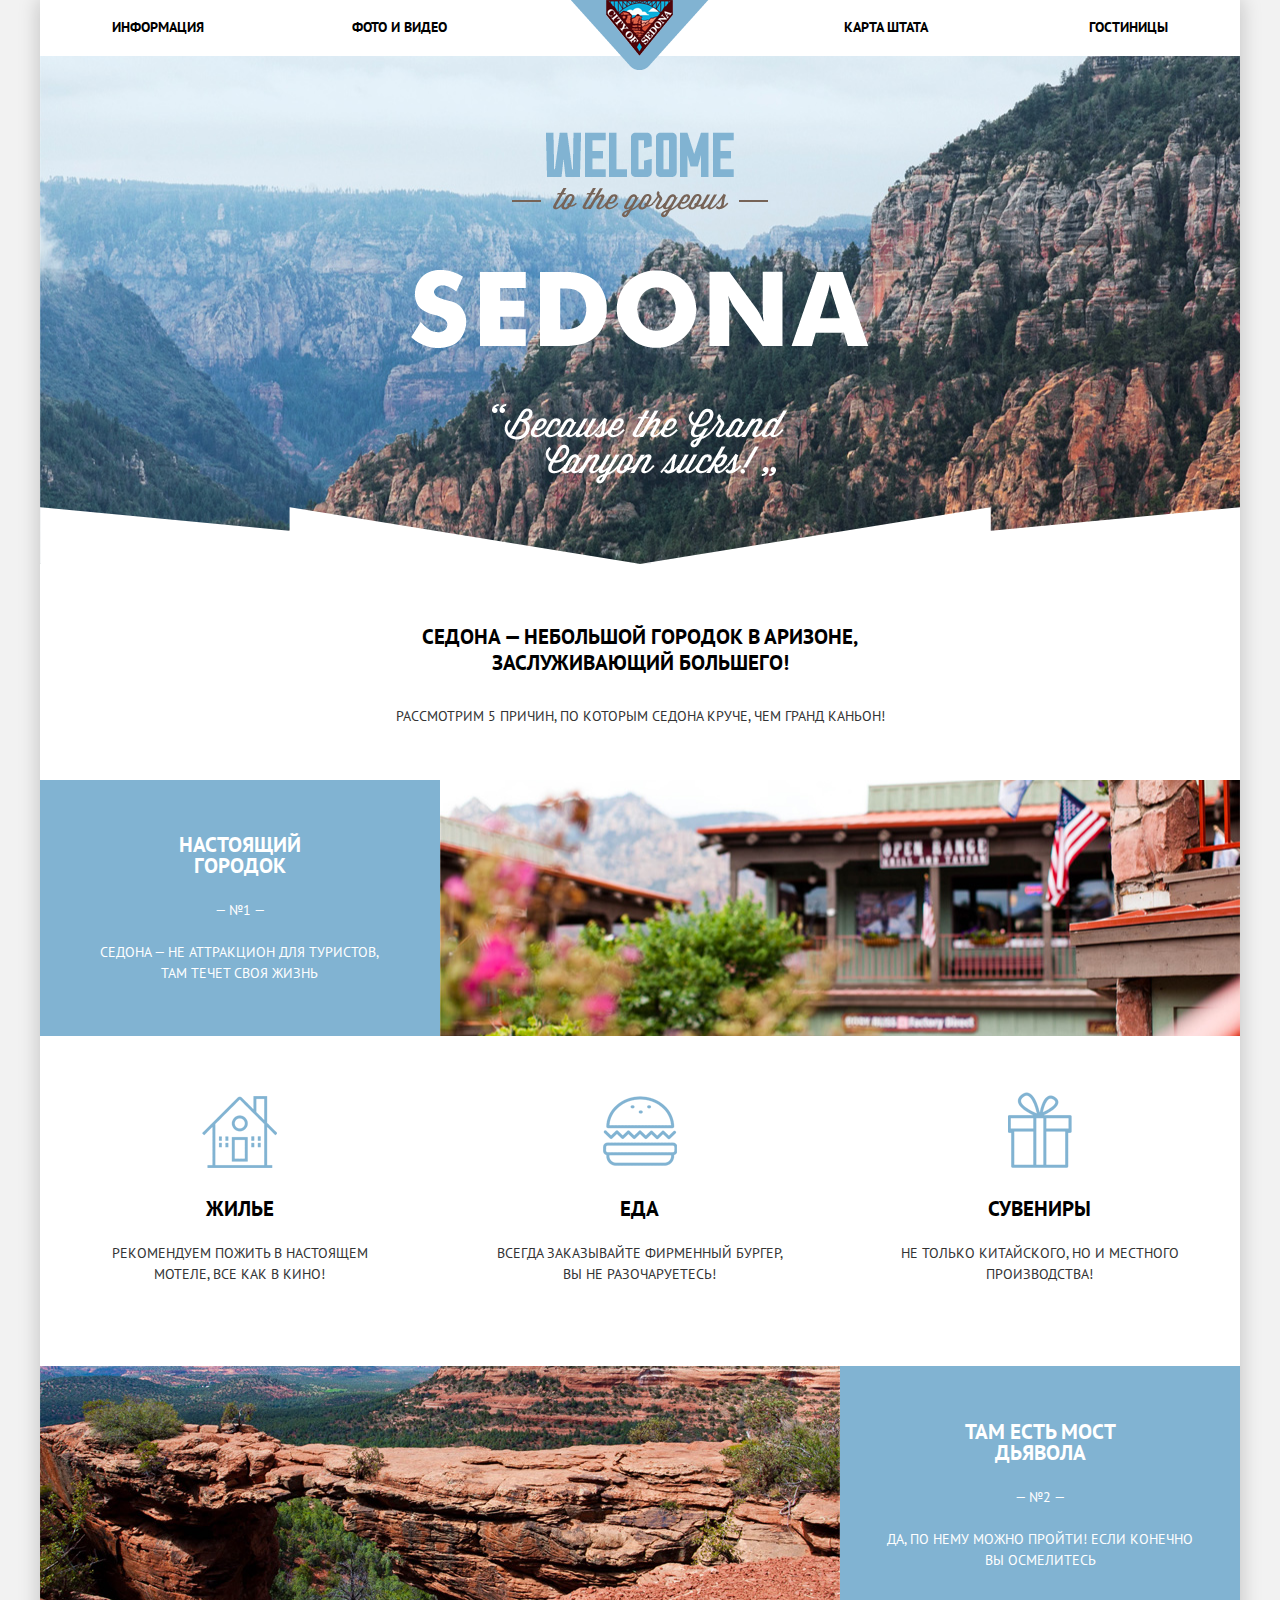
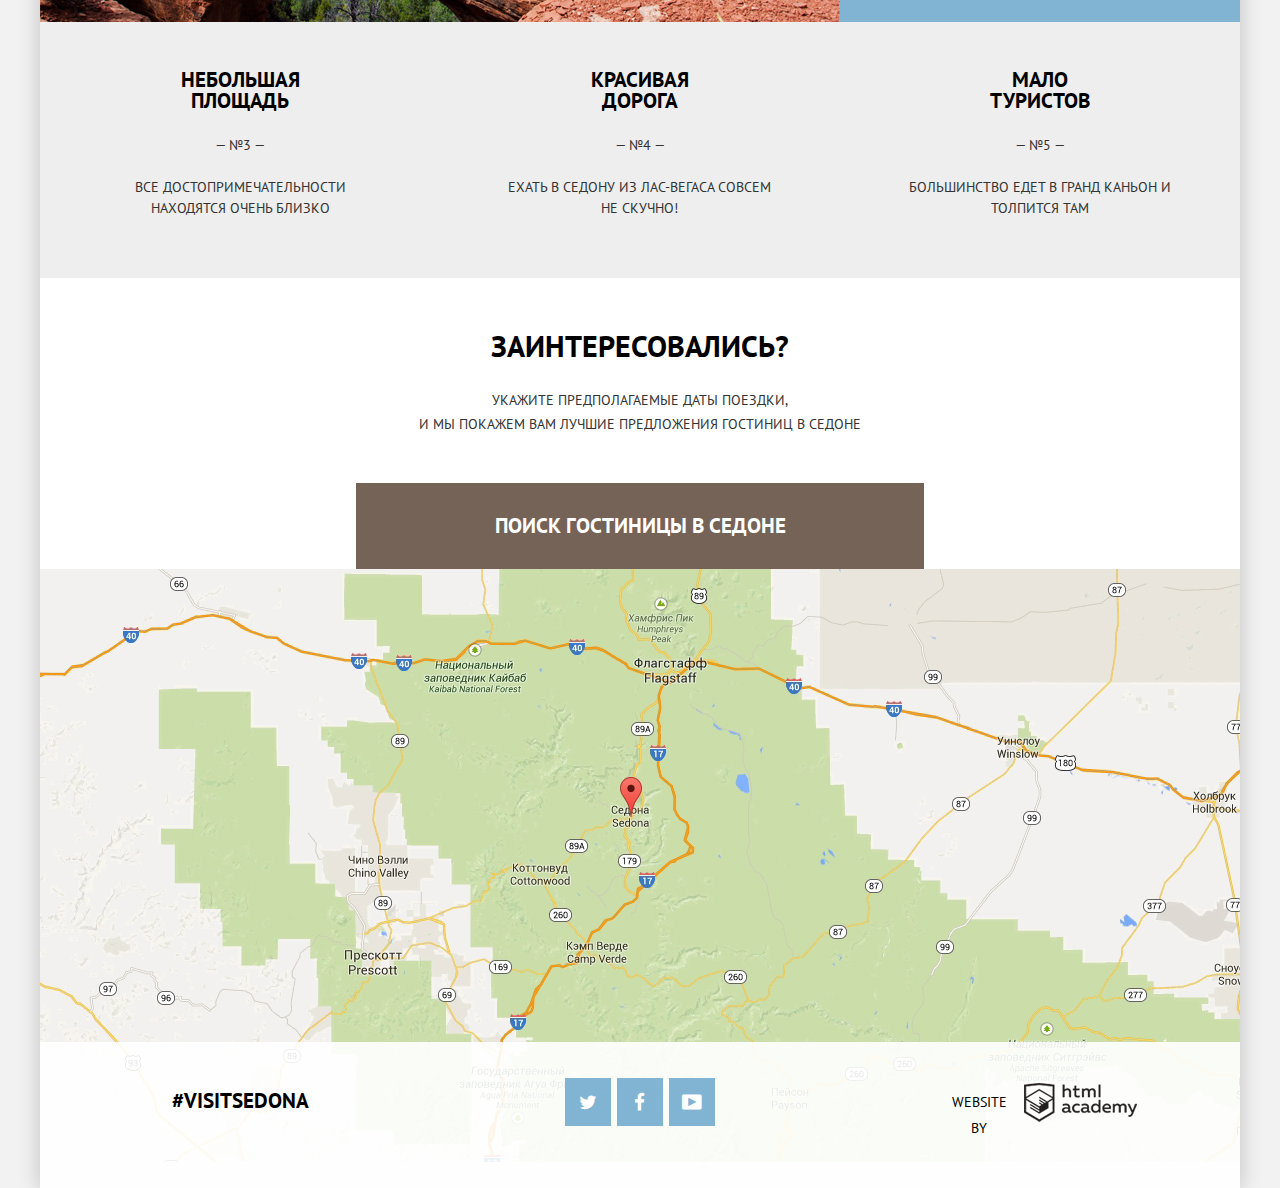
<file: index.html>
<!DOCTYPE html>
<html lang="ru">
  <head>
    <meta charset="utf-8">
    <title>HTML Academy: Седона</title>
    <link href="https://fonts.googleapis.com/css?family=PT+Sans:400,400italic,700,700italic&subset=latin,cyrillic" rel="stylesheet" type="text/css">
    <link href="css/normalize.css" rel="stylesheet">
    <link href="css/style-min.css" rel="stylesheet">
  </head>
  <body>
    <header class="main-header container">
      <nav class="main-navigation">
        <ul class="main-menu">
          <li><a href="#">Информация</a></li>
          <li><a href="#">Фото и видео</a></li>
          <li class="logo"><img src="img/logo-sedona.png" alt="logo" width="138" height="70"></li>
          <li class="right"><a href="#">Карта штата</a></li>
          <li class="right"><a href="hotels.html">Гостиницы</a></li>
        </ul>
      </nav>
    </header>

    <main class="main-content container">
      <figure class="main-photo">
        <img src="img/background-text.png" alt="background" width="458" height="352">
      </figure>
      <div class="main-description">
       <h1 class="slogan">СЕДОНА — небольшой городок в Аризоне, заслуживающий большего!</h1>
       <p> Рассмотрим 5 причин, по которым Седона круче, чем Гранд Каньон!</p>
      </div>
      <section class="reason-feed clearfix">
        <div class="reason-one">
          <b>Настоящий городок</b>
          <span>— №1 —</span>
          <p>
            Седона — не аттракцион для туристов, там течет своя жизнь
          </p>
        </div>
        <figure class="reason-one-photo">
          <img src="img/reason-one-foto.jpg" alt="photo-one" width="800" height="401">
        </figure>
      </section>
      <div class="feature-block">
        <div class="feature apartament">
          <b>Жилье</b>
          <p>
            Рекомендуем пожить в настоящем мотеле, все как в кино!
          </p>
        </div>
        <div class="feature food">
          <b>Еда</b>
          <p>
            Всегда заказывайте фирменный бургер, вы не разочаруетесь!
          </p>
        </div>
        <div class="feature souvenir">
          <b>Сувениры</b>
          <p>
            Не только китайского, но и местного производства!
          </p>
        </div>
      </div>
      <section class="reason-feed clearfix">
        <figure class="reason-two-photo">
          <img src="img/reason-two-foto.jpg" alt="photo-two" width="800" height="400">
        </figure>
        <div class="reason-two">
          <b>Там есть мост дьявола</b>
          <span>— №2 —</span>
          <p>
            Да, по нему можно пройти! Если конечно вы осмелитесь
          </p>
        </div>
      </section>
      <section class="reason-block clearfix">
        <div class="reason three">
          <b>Небольшая площадь</b>
          <span>— №3 —</span>
          <p>
            Все достопримечательности находятся очень близко
          </p>
        </div>
        <div class="reason four">
          <b>Красивая дорога</b>
          <span>— №4 —</span>
          <p>
            Ехать в Седону из Лас-Вегаса совсем не скучно!
          </p>
        </div>
        <div class="reason five">
          <b>Мало туристов</b>
          <span>— №5 —</span>
          <p>
            Большинство едет в Гранд Каньон и толпится там
          </p>
        </div>
      </section>
      <div class="search">
        <h2 class="interested">Заинтересовались?</h2>
        <p>
          Укажите предполагаемые даты поездки, <br>
          и мы покажем Вам лучшие предложения гостиниц в Седоне
        </p>
        <a class="js-search-hotels" href="hotels.html">Поиск гостиницы в седоне</a>
        <div class="search-form"  id="js-form">
          <form action="#" method="get">

            <div class="calendar-in">
              <label for="date-in">Дата заезда:</label>
              <div class="calendar-in-block">
                <input type="text" name="date-in" id="date-in" value="24 апреля 2016">
                <span class="icon-calendar"></span>
              </div>
            </div>


            <div class="calendar-out">
              <label for="date-out">Дата выезда:</label>
              <div class="calendar-out-block">
                <input type="text" name="date-out" id="date-out" value="4 июля 2016">
                <span class="icon-calendar"></span>
              </div>
            </div>

            <div class="age-filter">

              <div class="adults-block">
                <label for="adults" class="adults">Взрослые:</label>
                <div class="age-filter-block">
                  <span class="icon-plus"></span>
                  <input type="text" name="adults" id="adults" value="2" class="adults-field">
                  <span class="icon-minus"></span>
                </div>
              </div>

              <div class="kids-block">
                <label for="kids" class="kids">Дети:</label>
                <div class="age-filter-block">
                  <span class="icon-plus"></span>
                  <input type="text" name="kids" id="kids" value="0">
                  <span class="icon-minus"></span>
                </div>
              </div>
            </div>

            <input class="found-btn-submit" type="submit" name="found" value="Найти">
          </form>
        </div>
      </div>
      <div class="map" id="map">
        <iframe src="https://www.google.com/maps/embed?pb=!1m18!1m12!1m3!1d62287.26877978171!2d-111.77650207074865!3d34.86699740564131!2m3!1f0!2f0!3f0!3m2!1i1024!2i768!4f13.1!3m3!1m2!1s0x872da132f942b00d%3A0x5548c523fa6c8efd!2z0KHQtdC00L7QvdCwLCDQkNGA0LjQt9C-0L3QsCA4NjMzNiwg0KHQqNCQ!5e0!3m2!1sru!2sru!4v1462482171350" allowfullscreen></iframe>
      </div>
    </main>

    <footer class="main-footer inner-footer container clearfix">
      <section class="footer-hashtag">
        <b>#visitsedona</b>
      </section>
      <section class="footer-social">
        <div class="social-btn">
          <a class="social-btn-tw" href="#">Twitter<span class="icon-twitter"></span></a>
          <a class="social-btn-fb" href="#">Facebook<span class="icon-facebook"></span></a>
          <a class="social-btn-yt" href="#">YouTube<span class="icon-youtube"></span></a>
        </div>
      </section>
      <section class="footer-copyright">
        <p>website by</p>
        <a href="https://htmlacademy.ru/"></a>
      </section>

    </footer>
    <script src="js/script-min.js"></script>
  </body>
</html>
</file>
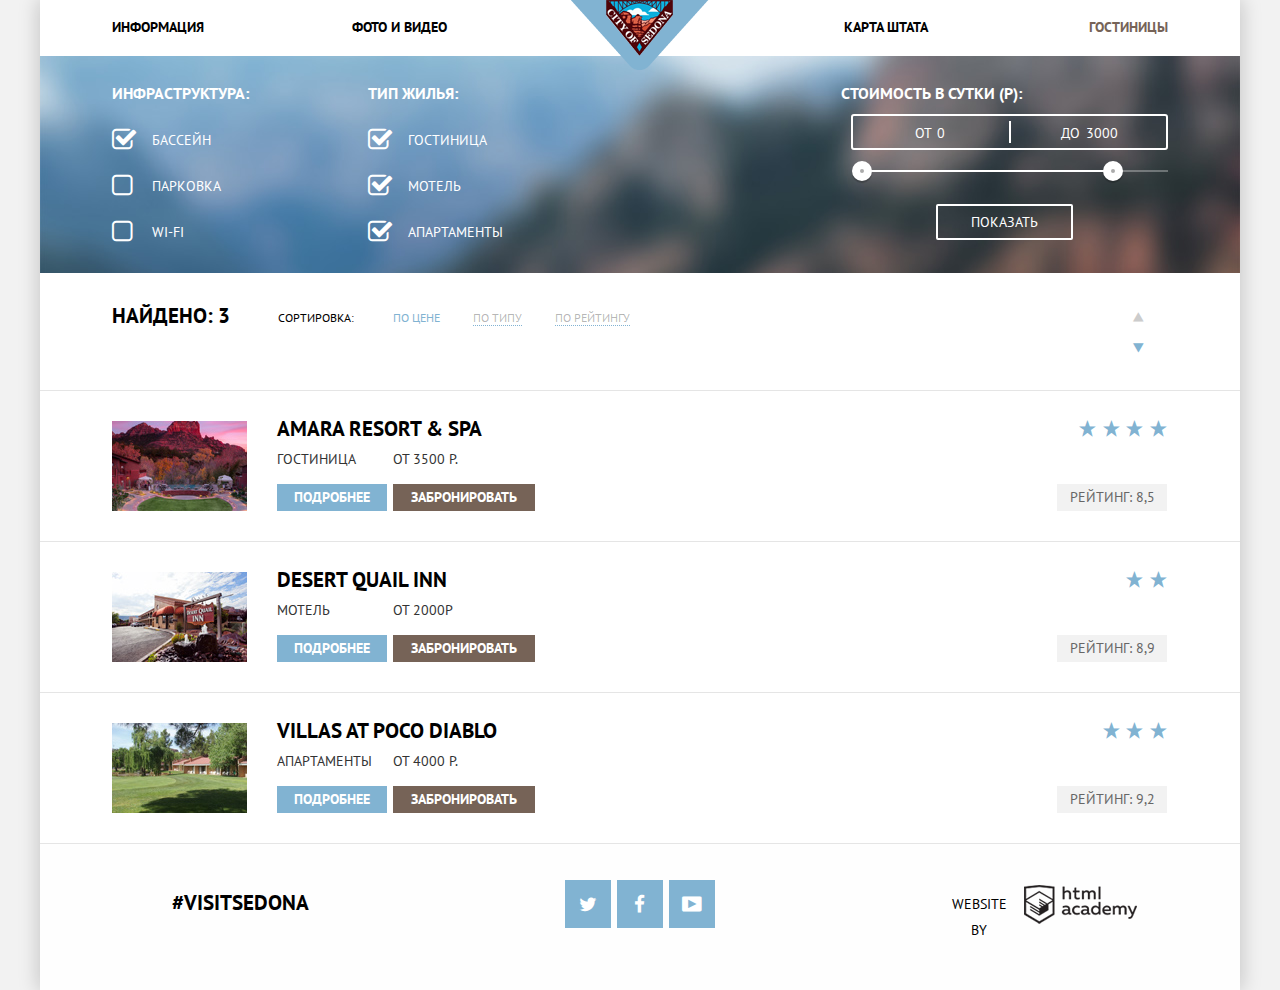
<file: hotels.html>
<!DOCTYPE html>
<html lang="ru">
  <head>
    <meta charset="utf-8">
    <title>HTML Academy: Седона - отели</title>
    <link href="https://fonts.googleapis.com/css?family=PT+Sans:400,400italic,700,700italic&subset=latin,cyrillic" rel="stylesheet" type="text/css">
    <link href="css/normalize.css" rel="stylesheet">
    <link href="css/style-min.css" rel="stylesheet">
  </head>
  <body>
    <header class="main-header container">
      <nav class="main-navigation">
        <ul class="main-menu">
          <li><a href="#">Информация</a></li>
          <li><a href="#">Фото и видео</a></li>
          <li class="logo"><a href="index.html"><img src="img/logo-sedona.png" alt="logo" width="138" height="70"></a></li>
          <li class="right"><a href="#">Карта штата</a></li>
          <li class="right"><a href="hotels.html" class="active">Гостиницы</a></li>
        </ul>
      </nav>
    </header>

    <main class="container">
      <div class="filter">
        <form action="https://echo.htmlacademy.ru/" method="get" class="clearfix">
          <fieldset class="filter-infrastructure">
            <legend>Инфраструктура:</legend>
            <input type="checkbox" name="pool" id="pool" checked>
            <label for="pool">Бассейн</label>

            <input type="checkbox" name="parking-area" id="parking-area">
            <label for="parking-area">Парковка</label>

            <input type="checkbox" name="wi-fi" id="wi-fi">
            <label for="wi-fi">Wi-Fi</label>
          </fieldset>
          <fieldset class="filter-type">
            <legend>Тип жилья:</legend>
              <input type="checkbox" name="hotel" id="hotel" checked>
              <label for="hotel">Гостиница</label>

              <input type="checkbox" name="motel" id="motel" checked>
              <label for="motel">Мотель</label>

              <input type="checkbox" name="apartment" id="apartment" checked>
              <label for="apartment">Апартаменты</label>
          </fieldset>
          <fieldset class="price">
            <legend>Стоимость в сутки (р):</legend>
            <div class="price-check check">
              <div class="min-price">
                <label for="min">От</label>
                <input type="text" name="min-price" value="0" id="min">
              </div>
              <div class="max-price">
                <label for="max">До</label>
                <input type="text" name="max-price" value="3000" id="max">
              </div>
            </div>

            <div class="range">
              <div class="scale">
                <div class="scale-active"></div>
              </div>
              <div class="toggle toggle-left"></div>
              <div class="toggle toggle-right"></div>
            </div>

            <input class="filter-btn-submit" type="submit" value="Показать">
          </fieldset>
        </form>
      </div>
      <div class="search-results clearfix">
        <b class="results">Найдено: 3</b>
        <div class="sorting">
          <span>Сортировка:</span>
          <ul>
            <li><a class="active">по цене</a></li>
            <li><a href="#">по типу</a></li>
            <li><a href="#">по рейтингу</a></li>
          </ul>
        </div>
        <div class="arrows">
          <span class="icon-up-dir"></span>
          <span class="icon-down-dir active"></span>
        </div>
      </div>
      <section class="hotel clearfix">
        <a href="#" class="hotel-photo"><img src="img/hotel-amara-resort-spa.jpg" alt="Amara Resort Spa" width="135" height="90"></a>
        <div class="hotel-about">
          <h2 class="hotel-name"><a href="#">Amara Resort &amp; Spa</a></h2>
          <div class="type-price clearfix">
            <span class="hotel-type">Гостиница</span>
            <span class="hotel-min-price">от 3500 р.</span>
          </div>
          <a href="#" class="about">Подробнее</a>
          <a href="#" class="book">Забронировать</a>
        </div>
        <div class="rate">
          <div class="star star-4"></div>
          <span>Рейтинг: 8,5</span>
        </div>
      </section>
      <section class="hotel clearfix">
        <a href="#" class="hotel-photo"><img src="img/hotel-desert-qual-inn.jpg" alt="Desert Quail Inn" width="135" height="90"></a>
        <div class="hotel-about">
          <h2 class="hotel-name"><a href="#">Desert Quail Inn</a></h2>
          <div class="type-price clearfix">
            <span class="hotel-type">Мотель</span>
            <span class="hotel-min-price">от 2000р</span>
          </div>
          <a href="#" class="about">Подробнее</a>
          <a href="#" class="book">Забронировать</a>
        </div>
        <div class="rate">
          <div class="star star-2"></div>
          <span>Рейтинг: 8,9</span>
        </div>
      </section>
      <section class="hotel clearfix">
        <a href="#" class="hotel-photo"><img src="img/hotel-villas-at-poco-diablo.jpg" alt="Villas at Poco Diablo" width="135" height="90"></a>
        <div class="hotel-about">
          <h2 class="hotel-name"><a href="#">Villas at Poco Diablo</a></h2>
          <div class="type-price clearfix">
            <span class="hotel-type">Апартаменты</span>
            <span class="hotel-min-price">от 4000 р.</span>
          </div>
          <a href="#" class="about">Подробнее</a>
          <a href="#" class="book">Забронировать</a>
        </div>
        <div class="rate">
          <div class="star star-3"></div>
          <span class="rank">Рейтинг: 9,2</span>
        </div>
      </section>
    </main>

    <footer class="main-footer container clearfix">
        <section class="footer-hashtag">
          <b>#visitsedona</b>
        </section>
        <section class="footer-social">
          <div class="social-btn">
            <a class="social-btn-tw" href="#">Twitter<span class="icon-twitter"></span></a>
            <a class="social-btn-fb" href="#">Facebook<span class="icon-facebook"></span></a>
            <a class="social-btn-yt" href="#">YouTube<span class="icon-youtube"></span></a>
          </div>
        </section>
        <section class="footer-copyright">
          <p>website by</p>
          <a href="https://htmlacademy.ru/"></a>
        </section>
    </footer>
  </body>
</html>
</file>
<file: css/style-min.css>
body{margin:0 auto;min-width:768px;max-width:1200px;font-family:PT Sans,Arial,sans-serif;font-weight:400;font-size:14px;line-height:21px;text-transform:uppercase;color:#000;background:#f2f2f2;box-shadow:0 0 20px 1px rgba(0,0,0,.2)}@font-face{font-family:symbols-sedona;src:url(../fonts/symbols-sedona.woff) format("woff"),url(../fonts/symbols-sedona.woff2) format("woff2")}[class^=icon-]:before,[class*=" icon-"]:before{display:inline-block;width:1em;margin-right:.2em;margin-left:.2em;font-weight:400;line-height:1em;font-family:symbols-sedona;text-align:center;text-transform:none;text-decoration:inherit;font-style:normal;font-variant:normal;speak:none}.icon-facebook:before{content:"\66"}.icon-twitter:before{content:"\74"}.icon-up-dir:before{content:"\25b2"}.icon-down-dir:before{content:"\25bc"}.icon-star:before{content:"\2605"}.icon-check-off:before{content:"\2610"}.icon-check-on:before{content:"\2611"}.icon-calendar:before{content:"\e800"}.icon-plus:before{content:"\e801"}.icon-minus:before{content:"\e802"}.icon-youtube:before{content:"\f39e"}h1,.hotel-name{font-family:PT Sans,Arial,sans-serif;font-weight:700;font-size:21px;line-height:26px;color:#000}.interested{font-size:30px;line-height:1.5;color:#000}.clearfix:after{content:"";display:table;clear:both}.main-menu{padding:0;font-size:0;list-style:none}.main-navigation{padding-left:6%;padding-right:6%}.main-menu li{display:inline-block;vertical-align:top;width:22.72%;padding-bottom:16px;padding-top:14px;margin:0;font-size:14px}.main-menu .right{text-align:right}.main-menu a{display:inline-block;vertical-align:top;line-height:26px;text-decoration:none;font-weight:700;color:#000}.main-menu a:hover{color:#81b3d2}.main-menu a:active{color:rgba(0,0,0,.3)}.main-menu .active{color:#766357}.main-menu .active:hover{color:#604e43}.main-menu .active:active{color:rgba(118,99,87,.3)}.main-menu .logo{position:relative;width:9.12%;padding:0;text-align:center}.logo img{position:absolute;left:50%;transform:translateX(-50%);z-index:1}.logo a{padding:0}.container{background:#fff;box-sizing:border-box}.main-photo{position:relative;min-height:508px;margin-top:0;margin-left:auto;margin-right:auto;margin-bottom:0;background:#81b3d2 url(../img/background-photo-index.jpg) no-repeat 50% 21%}.main-photo img{display:block;padding-top:76px;margin-left:auto;margin-right:auto}.main-photo:after{content:"";position:absolute;width:100%;height:60px;bottom:0;background-image:url(../img/background-shape.png);background-repeat:no-repeat;background-position:50% 100%;background-size:100%}.main-description{padding-top:60px;margin-left:auto;margin-right:auto;padding-bottom:51px;text-align:center}.main-description .slogan{width:450px;margin:0;margin-bottom:27px;margin-left:auto;margin-right:auto}.main-description p{width:600px;margin:0;margin-left:auto;margin-right:auto;line-height:26px;background:#fff;color:#333}.reason-feed{background:#81b3d2;color:#fff}.reason-feed b{display:inline-block;vertical-align:top;width:151px;margin-bottom:24px;font-size:21px}.reason-feed span{display:block;margin-bottom:21px;font-size:14px}.reason-feed p{width:77%;margin-top:21px;margin:0 auto;padding-bottom:10px;font-size:14px}.reason-one{float:left;width:33.33%;padding-top:54px;text-align:center;font-size:0}.reason-feed .reason-one-photo{float:right;width:66.66%;height:256px;margin:0;overflow:hidden}.reason-one-photo img{position:relative;top:50%;transform:translateY(-50%);max-width:100%;height:auto}.feature-block{min-height:330px;margin-left:auto;margin-right:auto;font-size:0}.feature{display:inline-block;vertical-align:top;width:33.33%;padding-top:60px;font-size:14px;box-sizing:border-box}.feature-block .apartament:before{content:"";display:block;width:75px;height:72px;margin-left:auto;margin-right:auto;margin-bottom:30px;background:url(../img/sprite-index.png) no-repeat -163px -5px}.feature-block .food:before{content:"";display:block;width:74px;height:70px;margin-left:auto;margin-right:auto;margin-bottom:32px;background:url(../img/sprite-index.png) no-repeat -5px -5px}.feature-block .souvenir:before{content:"";display:block;width:64px;height:76px;margin-left:auto;margin-right:auto;margin-bottom:30px;margin-top:-4px;background:url(../img/sprite-index.png) no-repeat -89px -5px}.feature b{display:block;margin-bottom:24px;text-align:center;font-size:21px}.feature p{margin:0;padding:0 12%;padding-bottom:10px;text-align:center;color:#333}.reason-feed .reason-two-photo{float:left;width:66.66%;height:256px;margin:0;overflow:hidden}.reason-two-photo img{position:relative;top:50%;transform:translateY(-50%);max-width:100%;height:auto}.reason-two{float:right;width:33.33%;padding-top:55px;text-align:center;font-size:0}.reason-block{margin-left:auto;margin-right:auto;text-align:center;font-size:0;background:#eee}.reason{display:inline-block;vertical-align:top;width:33.33%;min-height:256px;padding-top:47px;padding-left:5.5%;padding-right:5.5%;box-sizing:border-box}.reason b{display:inline-block;vertical-align:top;width:120px;margin-bottom:24px;font-size:21px}.reason span{display:block;vertical-align:top;font-size:14px;color:#333}.reason p{margin-top:21px;font-size:14px;color:#333}.search{position:relative;z-index:10;padding-top:45px}.search .interested{width:350px;margin-top:0;margin-left:auto;margin-right:auto;margin-bottom:20px;text-align:center}.search p{width:479px;margin-top:0;margin-left:auto;margin-right:auto;margin-bottom:47px;line-height:24px;text-align:center;color:#333}.search a{display:block;width:568px;padding:30px 0;margin-left:auto;margin-right:auto;text-decoration:none;font-size:21px;font-weight:700;color:#fff;text-align:center;line-height:26px;background-color:#766357}.search a:hover{background-color:#604e43}.search a:active{background-color:#503e33;color:rgba(255,255,255,.3)}@-webkit-keyframes up{0%{-webkit-transform:translate(-50%,-30%);transform:translate(-50%,-30%);opacity:0}90%{-webkit-transform:translate(-50%,2%);transform:translate(-50%,2%)}100%{-webkit-transform:translate(-50%,0);transform:translate(-50%,0);opacity:1}}@keyframes up{0%{-webkit-transform:translate(-50%,-30%);transform:translate(-50%,-30%);opacity:0}90%{-webkit-transform:translate(-50%,2%);transform:translate(-50%,2%)}100%{-webkit-transform:translate(-50%,0);transform:translate(-50%,0);opacity:1}}.search-form{position:absolute;left:50%;transform:translateX(-50%);display:none;width:462px;padding-right:52px;padding-top:54px;padding-left:54px;padding-bottom:55px;margin-left:auto;margin-right:auto;background:#fff;box-shadow:0 8px 25px 6px rgba(0,0,0,.15)}.search-form-open{z-index:-1;display:block;animation:up .8s ease-in}.search-form form{font-size:0}.search-form label{font-size:14px;line-height:26px;font-weight:700}.search-form input{margin:0;padding:0;padding-left:13px;border:2px solid #f2f2f2;background:#f2f2f2;outline:none}input[type=text]::-ms-clear{display:none}.search-form input:hover{background:#ebebeb;border:2px solid #ebebeb}.search-form input:focus{background:#fff;border:2px solid #e5e5e5}.calendar-in label{margin-right:18px;margin-left:3px;cursor:pointer}.calendar-in{margin-bottom:29px;display:flex;justify-content:space-between;align-items:center;flex-wrap:wrap}.calendar-in-block,.calendar-out-block{position:relative;margin:0;padding:0}.calendar-in input,.calendar-out input{width:294px;height:34px;padding-right:35px;font-size:14px;line-height:26px;font-weight:700;text-transform:uppercase}.icon-calendar{position:absolute;right:3px;top:7px;font-size:21px;line-height:26px;color:#c2c2c2;cursor:pointer}.icon-calendar:hover{color:#000}.icon-calendar:active{color:#81b3d2}.calendar-out{margin-bottom:31px;display:flex;justify-content:space-between;align-items:center;flex-wrap:wrap}.calendar-out label{margin-right:18px;cursor:pointer}.age-filter{display:flex;justify-content:space-between;margin-bottom:54px;font-size:0}.adults-block,.kids-block{display:flex;justify-content:space-between;align-items:center;flex-wrap:wrap;font-size:14px}.kids-block{width:182px}.adults-block{width:230px}.age-filter .adults{margin-right:15px;cursor:pointer}.age-filter .kids{margin-right:15px;cursor:pointer}.age-filter .age-filter-block{position:relative;padding:0;font-weight:700}.age-filter-block input{width:38px;height:34px;padding:0 36px;text-align:center}.icon-plus,.icon-minus{position:absolute;top:7px;line-height:26px;font-size:14px;color:#a9a9a9;cursor:pointer}.adults-block .icon-plus{right:10px}.adults-block .icon-minus,.kids-block .icon-minus{left:10px}.kids-block .icon-plus{right:9px}.icon-plus:hover,.icon-minus:hover{color:#000}.icon-minus:active,.icon-plus:active{color:#81b3d2}input[name=found]{display:inline-block;vertical-align:top;width:458px;padding:16px 0;margin-left:1px;font-size:21px;line-height:26px;text-transform:uppercase;font-weight:700;white-space:normal;background:#81b3d2;color:#fff;border:none;outline:none;cursor:pointer}input[name=found]:hover{background:#669ec0;border:none}input[name=found]:active{background:#5496bd;color:rgba(255,255,255,.3);border:none;outline:none}input[name=found]:focus{background:#669ec0;border:none}.map{height:593px;background:url(../img/map.jpg) no-repeat;overflow:hidden}iframe{width:100%;height:593px;border:0}.filter{padding-top:27px;padding-left:6%;padding-right:6%;color:#fff;background:#81b3d2 url(../img/background-photo-hotels.jpg)}.filter-infrastructure,.filter-type{float:left;width:140px;padding-left:0;padding-bottom:5px;margin-left:0}.filter-infrastructure{padding-right:10.8%}.filter-infrastructure legend,.filter-type legend{margin:0;margin-bottom:20px}.price{float:right;width:31%;padding:0;margin:0}fieldset{border:none}.filter-infrastructure legend,.filter-type legend{padding-left:0;margin-bottom:21px;font-size:16px;font-weight:700}.infrastructure-check,.type-check{margin-bottom:21px}.infrastructure-check:last-child,.type-check:last-child{margin:0}input[type=checkbox]{display:none}input[type=checkbox]+label{position:relative;display:block;width:100px;padding-left:40px;margin:0;margin-bottom:25px;cursor:pointer}input[type=checkbox]+label:before{content:"\2610";position:absolute;top:0;left:0;display:block;font-family:symbols-sedona;font-size:26px}input[type=checkbox]:checked+label:before{content:"\2611";position:absolute;top:0;left:0;display:block;font-family:symbols-sedona;font-size:26px}label:hover:before{color:#fefefe}input[type=checkbox]:disabled+label,input[type=checkbox]:checked:disabled+label,input[type=checkbox]:disabled+label:before,input[type=checkbox]:checked:disabled+label:before{color:#6a6a6a}.price legend{margin-bottom:10px;font-weight:700;font-size:16px}.price-check{position:relative;margin-bottom:20px;margin-left:10px;border:2px solid white;border-radius:3px;text-align:center;font-size:0}.price-check:before{content:"";position:absolute;left:50%;top:5px;width:2px;height:22px;background:#fff}.min-price,.max-price{display:inline-block;vertical-align:top;width:50%;padding-top:6px;padding-bottom:3px;font-size:14px}.min-price label{padding-left:24px;cursor:pointer}.max-price label{padding-left:5px;cursor:pointer}.price-check input{width:32px;color:#fff;background:none;border:none}.range{position:relative;width:92%;height:2px;margin-bottom:32px;margin-left:auto;background:rgba(255,255,255,.3)}.scale-active{width:82%;height:2px;background:#fff}.toggle{position:absolute;width:4px;height:4px;background-color:#ababab;border:8px solid #fff;border-radius:50%;box-shadow:0 2px 1px 0 rgba(0,1,1,.2);cursor:pointer}.toggle:hover{background-color:#1c4f80}.toggle-left{top:-9px;left:-15px}.toggle-right{right:14.8%;top:-9px}.filter-btn-submit{display:block;width:137px;padding-top:6px;padding-bottom:5px;margin:0 auto;text-transform:uppercase;line-height:21px;white-space:normal;color:#fff;background-color:transparent;border:2px solid white;border-radius:2px;cursor:pointer}.filter-btn-submit:hover{background-color:#fff;color:#000;outline:none}.search-results{padding-top:30px;padding-left:6%;padding-right:6%;padding-bottom:23px;font-size:0}.results{display:inline-block;vertical-align:top;margin-right:48px;font-size:21px;line-height:26px}.sorting{display:inline-block;vertical-align:top;width:460px;font-size:0}.sorting span{display:inline-block;vertical-align:top;padding-top:6px;margin-right:39px;margin-bottom:2px;font-size:12px;line-height:18px}.sorting ul{display:inline-block;vertical-align:top;padding:0;padding-top:6px;font-size:0}.sorting li{display:inline-block;vertical-align:top;margin-right:33px;font-size:0}.sorting li:last-child{margin-right:0}.sorting a{text-decoration:none;font-size:12px;line-height:18px;color:rgba(0,0,0,.3);border-bottom:1px dotted #81b3d2}.sorting a:hover{color:#81b3d2}.sorting a:active{color:#000;border:none}.sorting a.active{color:#81b3d2;border:none}.search-results .arrows{float:right;width:40px;padding-top:2px}.icon-up-dir,.icon-down-dir{font-size:23px;color:#ccc}.icon-up-dir:before,.icon-down-dir:before{width:auto}.icon-up-dir:hover,.icon-down-dir:hover{color:#000;cursor:pointer}.arrows .active,.arrows .active:hover,.arrows .active:active{color:#81b3d2;cursor:default}.icon-up-dir:active,.icon-down-dir:active{color:#81b3d2}.hotel{padding-top:27px;padding-bottom:24px;padding-left:6%;padding-right:6%;border-top:1px solid #e5e5e5}.hotel:last-child{border-bottom:1px solid #e5e5e5}.hotel .hotel-photo{float:left;width:135px;margin-right:30px;margin-top:3px}.hotel .hotel-about{float:left;width:375px;margin:0;font-size:0}.hotel-about .hotel-name{margin-top:-2px;margin-bottom:7px}.hotel-name a:hover{color:#81b3d2}.hotel-name a:active{color:rgba(0,0,0,.3)}.hotel-name a{text-decoration:none;color:#000}.hotel .type-price{width:211px;margin-right:0;margin-bottom:14px;font-size:14px;color:#333}.type-price .hotel-type{float:left;width:45%}.type-price .hotel-min-price{float:right;width:45%}.hotel .about{display:inline-block;vertical-align:top;width:110px;margin-right:6px;padding:3px 0;font-size:14px;font-weight:700;line-height:21px;text-align:center;text-decoration:none;color:#fff;background-color:#81b3d2}.hotel .about:hover{background-color:#669ec0}.hotel .about:active{background-color:#5496bd;color:rgba(255,255,255,.3)}.hotel .book{display:inline-block;vertical-align:top;width:142px;padding:3px 0;font-size:14px;font-weight:700;line-height:21px;text-align:center;text-decoration:none;color:#fff;background-color:#766357}.hotel .book:hover{background-color:#604e43}.hotel .book:active{background-color:#503e33;color:rgba(255,255,255,.3)}.hotel .rate{float:right;width:111px;text-align:right}.rate .star{margin-bottom:45px;font-family:symbols-sedona;font-size:19px;text-align:right;letter-spacing:1px;color:#81b3d2}.rate .star-4:before{content:"\2605  \2605  \2605  \2605"}.rate .star-2:before{content:"\2605  \2605"}.rate .star-3:before{content:"\2605  \2605  \2605"}.rate span{display:block;width:110px;margin:0;padding:3px 0;text-align:center;color:#666;background-color:#f2f2f2}.main-footer{background-color:rgba(255,255,255,.9)}.inner-footer{position:relative;margin-top:-120px}.main-footer section{float:left;width:33.33%}.footer-hashtag b{display:block;width:135px;margin-left:auto;margin-right:auto;margin-top:48px;margin-bottom:54px;font-size:21px}.social-btn{margin-left:auto;margin-right:auto;margin-top:36px;margin-bottom:36px;font-size:0}.footer-social{text-align:center;vertical-align:middle}.footer-social a{display:inline-block;vertical-align:top;width:46px;height:48px;margin-right:6px;text-decoration:none;background-color:#81b3d2;color:#fff}.footer-social a:last-child{margin-right:0}.footer-social span{font-size:19px;line-height:48px}.social-btn-yt span{font-size:23px}.social-btn a:hover{background:#669ec0}.social-btn a:active{background:#5496bd;color:rgba(255,255,255,.3)}.footer-copyright{font-size:0;text-align:center}.footer-copyright p{display:inline-block;vertical-align:top;width:74px;margin:0;margin-right:8px;padding:47px 0;font-size:14px;line-height:26px}.footer-copyright a{display:inline-block;vertical-align:top;width:113px;height:39px;margin-top:41px;margin-bottom:40px;background:url(../img/sprite-index.png) no-repeat -248px -5px}.footer-copyright a:hover{background-position:-371px -5px}.footer-copyright a:active{background-position:-494px -5px}
</file>
